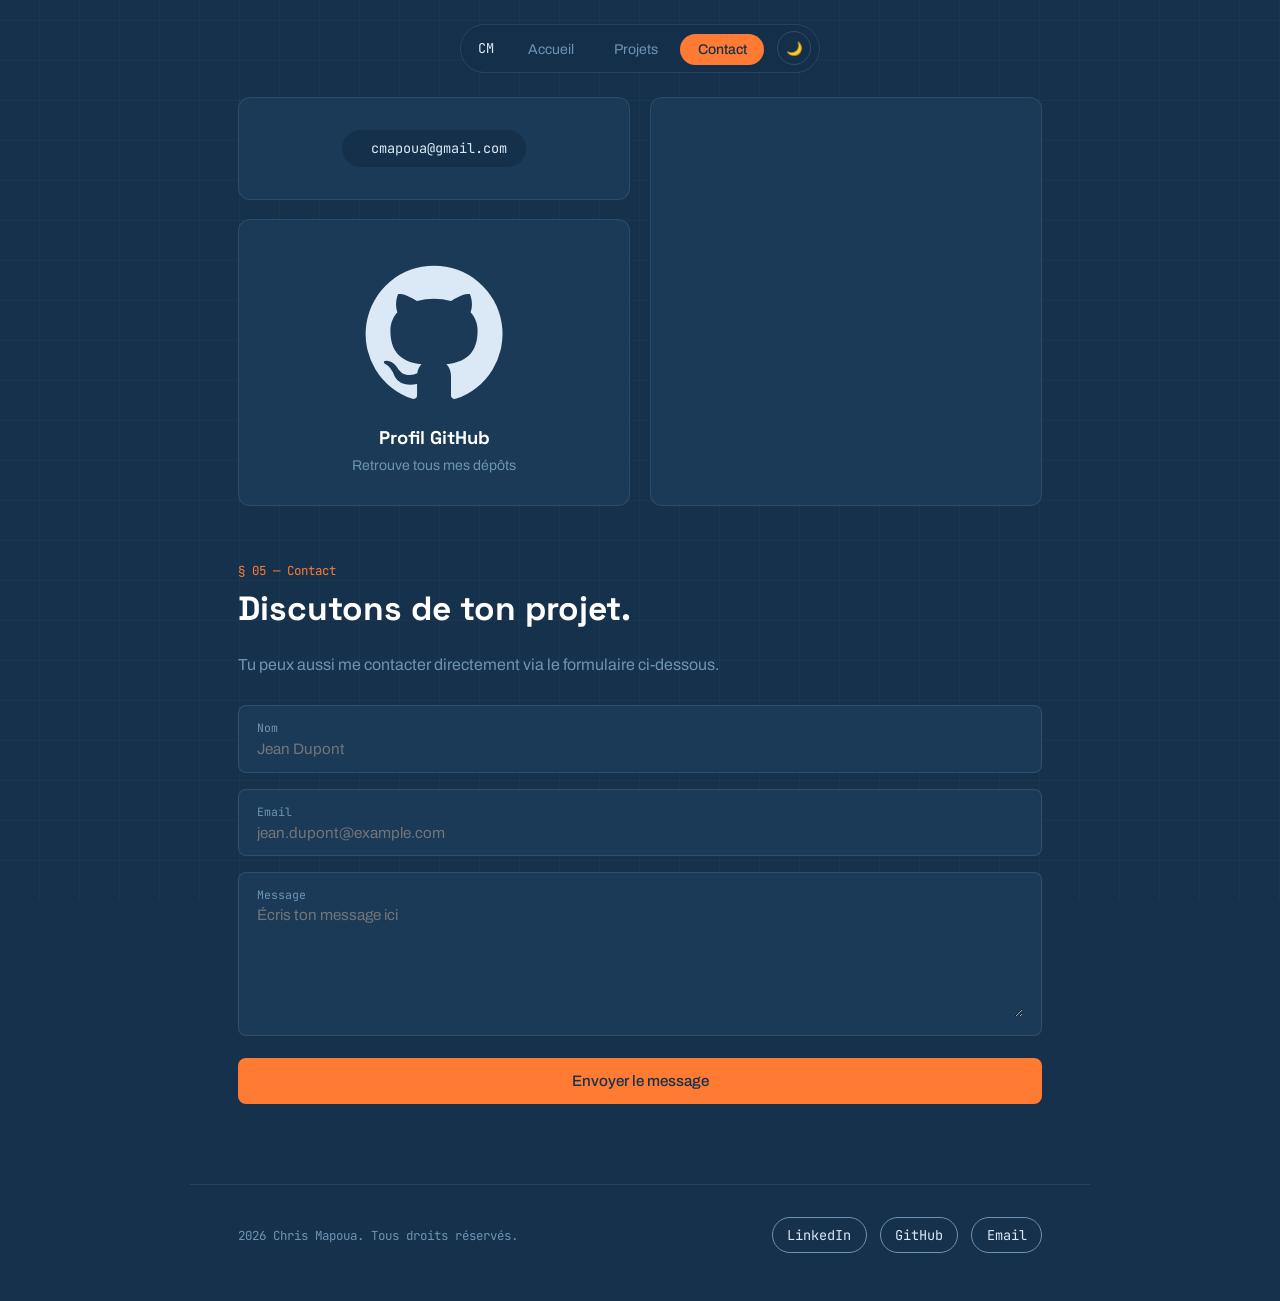
<file: contact.html>
<!DOCTYPE html>
<html lang="fr">
<head>
  <meta charset="UTF-8">
  <meta name="viewport" content="width=device-width, initial-scale=1.0">
  <meta name="description" content="Contacter Chris Mapoua, développeur front-end">
  <title>Contact — Chris Mapoua</title>
  <link rel="preconnect" href="https://fonts.googleapis.com">
  <link rel="preconnect" href="https://fonts.gstatic.com" crossorigin>
  <link href="https://fonts.googleapis.com/css2?family=Space+Grotesk:wght@400;500;700&family=Archivo:wght@400;500&family=JetBrains+Mono:wght@400;500&display=swap" rel="stylesheet">
  <link rel="stylesheet" href="style.css">
</head>

<body>

  <header>
    <nav aria-label="Navigation principale">
      <a href="index.html" class="logo">CM</a>
      <ul class="nav-links">
        <li><a href="index.html">Accueil</a></li>
        <li><a href="projects.html">Projets</a></li>
        <li><a href="contact.html" class="active">Contact</a></li>
      </ul>
      <button id="theme-toggle" aria-label="Changer le thème clair/sombre">🌙</button>
    </nav>
  </header>

  <main>
    <div class="contact-grid reveal">
      <div class="contact-card contact-card--email">
        <a class="email-pill" href="mailto:cmapoua@gmail.com">
          <svg viewBox="0 0 24 24" fill="none" stroke="currentColor" stroke-width="1.8" aria-hidden="true">
            <rect x="3" y="5" width="18" height="14" rx="2"/><path d="m3 7 9 6 9-6"/>
          </svg>
          cmapoua@gmail.com
        </a>
      </div>

      <div class="contact-card contact-card--github">
        <a href="https://github.com/Chrix162" target="_blank" rel="noopener">
          <svg viewBox="0 0 24 24" fill="currentColor" aria-hidden="true"><path d="M12 2a10 10 0 0 0-3.16 19.49c.5.09.68-.22.68-.48v-1.7c-2.78.6-3.37-1.34-3.37-1.34-.46-1.16-1.11-1.47-1.11-1.47-.91-.62.07-.6.07-.6 1 .07 1.53 1.03 1.53 1.03.9 1.52 2.34 1.08 2.91.83.09-.65.35-1.08.63-1.33-2.22-.25-4.56-1.11-4.56-4.94 0-1.09.39-1.98 1.03-2.68-.1-.25-.45-1.27.1-2.65 0 0 .84-.27 2.75 1.02a9.6 9.6 0 0 1 5 0c1.91-1.3 2.75-1.02 2.75-1.02.55 1.38.2 2.4.1 2.65.64.7 1.03 1.59 1.03 2.68 0 3.84-2.34 4.68-4.57 4.93.36.31.68.92.68 1.85v2.74c0 .27.18.58.69.48A10 10 0 0 0 12 2Z"/></svg>
          <h3>Profil GitHub</h3>
          <p>Retrouve tous mes dépôts</p>
        </a>
      </div>

      <div class="contact-card contact-card--linkedin">
        <a href="https://linkedin.com/in/chris-mapoua" target="_blank" rel="noopener" aria-label="Profil LinkedIn">
          <svg viewBox="0 0 24 24" fill="currentColor" aria-hidden="true"><path d="M4.98 3.5a2.5 2.5 0 1 1 0 5 2.5 2.5 0 0 1 0-5ZM3 9h4v12H3zM9 9h3.8v1.7h.05c.53-1 1.83-2.05 3.77-2.05 4.03 0 4.78 2.65 4.78 6.1V21h-4v-5.7c0-1.36-.02-3.1-1.9-3.1-1.9 0-2.19 1.48-2.19 3v5.8H9z"/></svg>
        </a>
      </div>
    </div>

    <span class="section-eyebrow" style="margin-top: 0;">§ 05 — Contact</span>
    <h2>Discutons de ton projet.</h2>
    <p style="color: var(--line-dim); margin-bottom: 1rem;">
      Tu peux aussi me contacter directement via le formulaire ci-dessous.
    </p>

    <form class="reveal">
      <div class="field">
        <label for="name">Nom</label>
        <input type="text" id="name" name="name" placeholder="Jean Dupont" required>
      </div>
      <div class="field">
        <label for="email">Email</label>
        <input type="email" id="email" name="email" placeholder="jean.dupont@example.com" required>
      </div>
      <div class="field">
        <label for="message">Message</label>
        <textarea id="message" name="message" placeholder="Écris ton message ici" required></textarea>
      </div>
      <button type="submit" class="submit">Envoyer le message</button>
    </form>
  </main>

  <footer>
    <small><span id="copyright-year">2026</span> Chris Mapoua. Tous droits réservés.</small>
    <ul class="socials">
      <li><a href="https://linkedin.com/in/chris-mapoua" target="_blank" rel="noopener noreferrer" aria-label="LinkedIn">LinkedIn</a></li>
      <li><a href="https://github.com/Chrix162" target="_blank" rel="noopener noreferrer" aria-label="GitHub">GitHub</a></li>
      <li><a href="mailto:cmapoua@gmail.com" aria-label="Email">Email</a></li>
    </ul>
  </footer>

  <script src="script.js"></script>
</body>
</html>
</file>
<file: style.css>
/* =========================================================
   Chris Mapoua — Portfolio — style.css
   Design system "Blueprint" (Accueil, Projets, Contact)
========================================================= */

/* ---------------------------------------------------------
   1. VARIABLES ET THÈMES
--------------------------------------------------------- */
:root {
  /* Couleurs Mode Sombre (Défaut) */
  --bg: #16314c;
  --bg-2: #1c3c5c;
  --panel: #1a3a58;
  --panel-2: #14304a;
  --line: #dbe9f6;
  --line-dim: #6f94b3;
  --orange: #ff7a33;
  --heading: #ffffff;
  --grid-line: rgba(219,233,246,0.06);
  
  /* Typographie */
  --font-display: 'Space Grotesk', sans-serif;
  --font-body: 'Archivo', sans-serif;
  --font-mono: 'JetBrains Mono', monospace;
}

/* Couleurs Mode Clair (Activé via le bouton 🌙/☀️) */
body[data-theme="light"] {
  --bg: #f4f7fa;
  --panel: #ffffff;
  --panel-2: #eef2f6;
  --line: #16314c;
  --line-dim: #5b7a95;
  --heading: #10151b;
  --grid-line: rgba(16,21,27,0.08);
}

/* ---------------------------------------------------------
   2. CONFIGURATION DE BASE
--------------------------------------------------------- */
* { 
  box-sizing: border-box; 
  margin: 0; 
  padding: 0; 
}

html { 
  scroll-behavior: smooth; /* Permet un défilement doux vers les ancres */
}

body {
  background: var(--bg);
  color: var(--line);
  font-family: var(--font-body);
  min-height: 100vh;
  position: relative;
}

/* Grille en arrière-plan (Style Blueprint) */
body::before {
  content: '';
  position: fixed;
  inset: 0;
  z-index: -1;
  background-image:
    repeating-linear-gradient(0deg, transparent, transparent 39px, var(--grid-line) 40px),
    repeating-linear-gradient(90deg, transparent, transparent 39px, var(--grid-line) 40px);
}

a { color: inherit; }

/* Conteneur principal qui centre le contenu sur toutes les pages */
main { 
  max-width: 900px; 
  margin: 0 auto; 
  padding: 0 clamp(1.5rem, 6vw, 3rem) 5rem; 
}

/* ---------------------------------------------------------
   3. NAVIGATION (HEADER)
--------------------------------------------------------- */
header { 
  position: sticky; 
  top: 1.5rem; 
  z-index: 50; 
  display: flex; 
  justify-content: center; 
  margin-bottom: 3rem; 
}

header nav {
  display: flex;
  align-items: center;
  gap: 0.4rem;
  background: rgba(20, 48, 74, 0.85);
  backdrop-filter: blur(10px); /* Flou derrière la navbar */
  border: 1px solid rgba(219,233,246,0.1);
  border-radius: 999px;
  padding: 0.4rem 0.5rem 0.4rem 1.1rem;
}

header .logo {
  font-family: var(--font-mono);
  font-size: 0.85rem;
  text-decoration: none;
  margin-right: 0.6rem;
}

.nav-links { display: flex; gap: 0.3rem; list-style: none; }
.nav-links a {
  font-family: var(--font-body);
  font-size: 0.88rem;
  color: var(--line-dim);
  text-decoration: none;
  padding: 0.5rem 1.1rem;
  border-radius: 999px;
  position: relative;
  outline: none;
  transition: transform 0.3s cubic-bezier(0.16, 1, 0.3, 1), color 0.3s ease, background-color 0.3s ease;
}

.nav-links a.active { background: var(--orange); color: var(--bg); font-weight: 500; }

/* Bouton Dark/Light mode */
#theme-toggle {
  margin-left: 0.4rem;
  width: 34px; height: 34px;
  border-radius: 50%;
  border: 1px solid rgba(219,233,246,0.15);
  background: transparent;
  color: var(--line);
  cursor: pointer;
  position: relative;
  transition: transform 0.3s cubic-bezier(0.16, 1, 0.3, 1), color 0.3s ease, background-color 0.3s ease;
}

/* --- Effet au survol : Contour Jaune Extensible (Style Horizon) --- */
.nav-links a::after,
#theme-toggle::after {
  content: '';
  position: absolute;
  inset: -3px;
  border: 2px solid #ffcc00; /* Contour jaune */
  border-radius: 999px;
  opacity: 0;
  transform: scale(0.85);
  transition: transform 0.3s cubic-bezier(0.16, 1, 0.3, 1), opacity 0.3s ease;
  pointer-events: none;
}

.nav-links a:hover, #theme-toggle:hover { transform: scale(1.05); color: #ffcc00; }
.nav-links a:hover::after, #theme-toggle:hover::after { opacity: 1; transform: scale(1); }
.nav-links a.active:hover { color: var(--bg); }
.nav-links a.active::after { border-color: var(--orange); } /* L'onglet actif garde le contour orange */

/* ---------------------------------------------------------
   4. SECTION ACCUEIL (HERO)
--------------------------------------------------------- */
/* Flexbox pour aligner le texte à gauche et la photo à droite */
.hero {
  display: flex;
  align-items: center;
  justify-content: space-between;
  gap: 40px;
  min-height: 75vh;
}

.hero-text { max-width: 600px; }
.hero h1 { font-family: var(--font-display); font-weight: 700; font-size: clamp(1.9rem, 5vw, 2.6rem); color: var(--heading); }
.hero .role { font-family: var(--font-mono); font-size: 0.92rem; color: var(--orange); margin-top: 0.3rem; margin-bottom: 1rem; }
.intro { line-height: 1.7; color: var(--line); opacity: 0.88; font-size: 1.02rem; }

/* Conteneur de la photo pour qu'elle ne se rétrécisse pas */
.hero-photo-wrapper { flex-shrink: 0; }

/* --- Style Polaroid (Photo Encadrée) --- */
.polaroid-photo-container {
 background: rgba(26, 58, 88, 0.35); /* Fond bleu très transparent */
  backdrop-filter: blur(10px); /* Floute ce qui est derrière le cadre */
  padding: 12px 12px 36px 12px;
  border: 1px solid rgba(255, 122, 51, 0.4); /* Contour orange léger */
  border-radius: 8px; 
  box-shadow: 0 8px 32px rgba(0, 0, 0, 0.3);
  transform: rotate(-2deg);
  transition: transform 0.3s cubic-bezier(0.16, 1, 0.3, 1), box-shadow 0.3s ease;
  display: inline-block;
  max-width: 260px;
}
.polaroid-img { width: 100%; height: auto; object-fit: cover; border-radius: 2px; display: block; }
.polaroid-photo-container:hover { transform: rotate(0deg) translateY(-6px); box-shadow: 6px 14px 28px rgba(0, 0, 0, 0.4); }

/* --- Liens Sociaux --- */
.socials { display: flex; gap: 0.8rem; list-style: none; margin-top: 1.6rem; flex-wrap: wrap; }
.socials a {
  display: inline-flex; align-items: center; gap: 0.4rem;
  font-family: var(--font-mono); font-size: 0.85rem;
  text-decoration: none;
  border: 1px solid var(--line-dim);
  padding: 0.5rem 0.9rem;
  border-radius: 999px;
  transition: transform 0.25s ease, border-color 0.25s ease, background-color 0.25s ease, color 0.25s ease;
}
.socials a:hover { transform: translateY(-3px); border-color: var(--orange); background-color: rgba(255, 122, 51, 0.15); color: var(--orange); }
.socials svg { width: 16px; height: 16px; }

/* ---------------------------------------------------------
   5. COMPOSANTS DE SECTION (Titres, Onglets, Compétences)
--------------------------------------------------------- */
/* Mini-titres orange au dessus de chaque section */
.section-eyebrow { font-family: var(--font-mono); font-size: 0.78rem; color: var(--orange); margin-top: 3.5rem; display: block; }
h2 { font-family: var(--font-display); font-size: clamp(1.6rem, 4vw, 2.1rem); color: var(--heading); margin: 0.5rem 0 1.6rem 0; }

/* Onglets Work / Education */
.tabs { display: flex; gap: 0.5rem; margin-bottom: 1.6rem; }
.tab-btn {
  font-family: var(--font-mono); font-size: 0.85rem; color: var(--line-dim);
  background: transparent; border: 1px solid var(--line-dim);
  padding: 0.5rem 1.1rem; border-radius: 6px; cursor: pointer;
  transition: transform 0.25s ease, border-color 0.25s ease, background-color 0.25s ease, color 0.25s ease;
}
.tab-btn:hover, .tab-btn.active { border-color: var(--orange); color: var(--orange); }
.tab-btn:hover { transform: translateY(-3px); background-color: rgba(255, 122, 51, 0.15); }
.tab-content.hidden { display: none; }

/* Frise chronologique */
.timeline { list-style: none; display: flex; flex-direction: column; gap: 1.2rem; }
.entry { background: var(--panel); border: 1px solid rgba(219,233,246,0.1); border-radius: 10px; padding: 1.6rem; }
.entry-logo { width: 36px; height: 36px; border-radius: 6px; object-fit: contain; background: var(--panel-2); padding: 4px; margin-bottom: 0.8rem; }
.entry h3 { font-family: var(--font-display); font-size: 1.15rem; color: var(--heading); }
.role-row { display: flex; flex-wrap: wrap; justify-content: space-between; align-items: baseline; gap: 0.5rem; margin-top: 0.6rem; }
.role-row .role { font-family: var(--font-mono); font-size: 0.85rem; color: var(--orange); }
.role-row .dates { font-family: var(--font-mono); font-size: 0.78rem; color: var(--line-dim); }
.entry ul { margin-top: 0.9rem; padding-left: 1.2rem; display: flex; flex-direction: column; gap: 0.5rem; }
.entry li { font-size: 0.92rem; line-height: 1.55; color: var(--line); opacity: 0.85; }

/* Grille de compétences (Accueil) */
.skills-grid { display: grid; grid-template-columns: repeat(auto-fill, minmax(90px, 1fr)); gap: 1rem; list-style: none; }
.skills-grid li {
  background: var(--panel); border: 1px solid rgba(219,233,246,0.1);
  border-radius: 8px; padding: 1rem 0.6rem;
  display: flex; flex-direction: column; align-items: center; gap: 0.5rem;
  transition: transform 0.25s ease, border-color 0.25s ease, background-color 0.25s ease;
}
.skills-grid li:hover { transform: translateY(-4px); border-color: var(--orange); background-color: rgba(255, 122, 51, 0.12); }
.skill-icon { width: 30px; height: 30px; }
.skill-icon--invert { filter: invert(1); } /* Force le logo Vercel en blanc */
.skills-grid span { font-family: var(--font-mono); font-size: 0.75rem; color: var(--line-dim); }

/* ---------------------------------------------------------
   6. PROJETS (Cartes Index + Page Projets Complète)
--------------------------------------------------------- */
/* 6.1 Cartes d'aperçu (Accueil) */
.projects-grid { display: grid; grid-template-columns: repeat(auto-fit, minmax(240px, 1fr)); gap: 1.2rem; }
.project-card {
  background: var(--panel); border: 1px solid rgba(219,233,246,0.1); border-radius: 10px; padding: 1.4rem;
  transition: transform 0.3s cubic-bezier(0.16, 1, 0.3, 1), border-color 0.3s ease, box-shadow 0.3s ease;
}
.project-card:hover { transform: translateY(-6px); border-color: var(--orange); box-shadow: 0 10px 24px -8px rgba(0, 0, 0, 0.3); }
.project-card h3 { font-family: var(--font-display); font-size: 1.1rem; }
.card-link { text-decoration: none; color: var(--heading); }
.card-link:hover { color: var(--orange); }
.project-card p { margin-top: 0.6rem; font-size: 0.9rem; line-height: 1.55; opacity: 0.82; }
.stack-badges { list-style: none; display: flex; flex-wrap: wrap; gap: 0.4rem; margin-top: 0.9rem; }
.stack-badges li { font-family: var(--font-mono); font-size: 0.68rem; border: 1px solid var(--line-dim); padding: 0.25rem 0.6rem; border-radius: 3px; }

/* Bouton "Voir tous les projets" */
.see-more {
  display: inline-block; margin-top: 1.6rem; font-family: var(--font-mono); font-size: 0.9rem;
  color: var(--orange); text-decoration: none; border-bottom: 1px dashed var(--orange);
  transition: transform 0.25s ease, background-color 0.25s ease;
}
.see-more:hover { transform: translateY(-3px); background-color: rgba(255, 122, 51, 0.15); }

/* 6.2 Projets détaillés (Page Projets) */
.project-full {
  display: grid; grid-template-columns: 1fr 1fr; gap: 1.4rem; margin-bottom: 3rem;
  transition: transform 0.3s cubic-bezier(0.16, 1, 0.3, 1);
}
.project-full:hover { transform: translateY(-6px); }

/* Zones internes du projet détaillé */
.project-full .shot, .project-full .info-panel, .project-full .link-panel { transition: border-color 0.3s ease, box-shadow 0.3s ease; }
.project-full:hover .shot, .project-full:hover .info-panel { border-color: var(--orange); box-shadow: 0 12px 28px -10px rgba(0, 0, 0, 0.35); }

.project-full .shot {
  border: 1.5px dashed var(--line-dim); border-radius: 8px; min-height: 280px;
  background: repeating-linear-gradient(45deg, transparent, transparent 9px, rgba(219,233,246,0.05) 9px, rgba(219,233,246,0.05) 10px);
  display: flex; align-items: center; justify-content: center; position: relative; overflow: hidden;
}
.shot img { width: 100%; height: 100%; object-fit: cover; }
.shot-label { display: flex; flex-direction: column; align-items: center; gap: 0.5rem; color: var(--line-dim); font-family: var(--font-mono); font-size: 0.75rem; }

.project-full .side { display: flex; flex-direction: column; gap: 1.2rem; }
.info-panel { background: var(--panel); border: 1px solid rgba(219,233,246,0.1); border-radius: 8px; padding: 1.6rem; flex-grow: 1; }
.info-panel h3 { font-family: var(--font-display); font-size: 1.4rem; color: var(--heading); }
.info-panel p { margin-top: 0.7rem; line-height: 1.6; opacity: 0.85; font-size: 0.92rem; }

.link-panel { background: var(--panel-2); border: 1px solid rgba(219,233,246,0.1); border-radius: 8px; display: flex; align-items: center; justify-content: center; padding: 1.4rem; }
.link-panel a { color: var(--orange); }
.link-panel a:hover { color: var(--heading); }
.link-panel svg { width: 30px; height: 30px; }

/* ---------------------------------------------------------
   7. CONTACT (Aperçu + Page Complète)
--------------------------------------------------------- */
.contact { margin-top: 3.5rem; }
.contact p { color: var(--line-dim); margin-bottom: 1rem; }
.contact > a { display: inline-block; font-family: var(--font-mono); color: var(--orange); text-decoration: none; border-bottom: 1px dashed var(--orange); }

.contact-grid { display: grid; grid-template-columns: 1fr 1fr; grid-template-rows: auto auto; gap: 1.2rem; margin-bottom: 3.5rem; }
.contact-card {
  background: var(--panel); border: 1px solid rgba(219,233,246,0.1); border-radius: 12px;
  display: flex; align-items: center; justify-content: center; text-align: center; padding: 2rem;
  transition: border-color 0.2s ease;
}
.contact-card:hover { border-color: var(--orange); }
.contact-card--email { grid-column: 1; grid-row: 1; }
.contact-card--github { grid-column: 1; grid-row: 2; flex-direction: column; gap: 0.6rem; }
.contact-card--linkedin { grid-column: 2; grid-row: 1 / 3; }

.email-pill {
  display: inline-flex; align-items: center; gap: 0.6rem; font-family: var(--font-mono); font-size: 0.85rem;
  background: var(--panel-2); border-radius: 999px; padding: 0.6rem 1.2rem; text-decoration: none;
  transition: transform 0.25s ease, background-color 0.25s ease, color 0.25s ease;
}
.email-pill:hover { transform: translateY(-3px); background: rgba(255, 122, 51, 0.15); color: var(--orange); }

.contact-card--github a { text-decoration: none; color: inherit; display: flex; flex-direction: column; align-items: center; gap: 0.6rem; }
.contact-card--github h3 { font-family: var(--font-display); font-size: 1.15rem; color: var(--heading); }
.contact-card--github p { font-size: 0.88rem; color: var(--line-dim); }

.contact-card--linkedin a { color: var(--line); display: flex; align-items: center; justify-content: center; }
.contact-card--linkedin a:hover svg { color: var(--orange); }

/* Formulaire */
form { margin-top: 2rem; display: flex; flex-direction: column; gap: 1rem; }
.field { background: var(--panel); border: 1px solid rgba(219,233,246,0.12); border-radius: 8px; padding: 0.9rem 1.1rem; transition: border-color 0.2s ease; }
.field:focus-within { border-color: var(--orange); }
.field label { display: block; font-family: var(--font-mono); font-size: 0.72rem; color: var(--line-dim); margin-bottom: 0.3rem; }
.field input, .field textarea { width: 100%; background: transparent; border: none; outline: none; color: var(--line); font-family: var(--font-body); font-size: 0.95rem; }
.field textarea { resize: vertical; min-height: 110px; }
.submit {
  margin-top: 0.4rem; background: var(--orange); color: var(--bg); border: none; border-radius: 8px; padding: 0.95rem;
  font-family: var(--font-body); font-weight: 500; font-size: 0.95rem; cursor: pointer;
  transition: transform 0.25s ease, background-color 0.25s ease;
}
.submit:hover { transform: translateY(-3px); background: #ff8f52; }

/* ---------------------------------------------------------
   8. ANIMATIONS (Scroll)
--------------------------------------------------------- */
/* L'élément est initialement caché et abaissé */
.reveal {
  opacity: 0;
  transform: translateY(30px) scale(0.98);
  transition: opacity 0.7s cubic-bezier(0.16, 1, 0.3, 1), transform 0.7s cubic-bezier(0.16, 1, 0.3, 1);
}
/* Le script.js ajoute cette classe pour faire apparaître l'élément en douceur */
.reveal.is-visible { opacity: 1; transform: translateY(0) scale(1); }

/* ---------------------------------------------------------
   9. FOOTER
--------------------------------------------------------- */
footer {
  max-width: 900px; margin: 0 auto; padding: 2rem clamp(1.5rem, 6vw, 3rem) 3rem;
  display: flex; justify-content: space-between; align-items: center; flex-wrap: wrap; gap: 1rem;
  border-top: 1px solid rgba(219,233,246,0.1);
}
footer small { font-family: var(--font-mono); font-size: 0.78rem; color: var(--line-dim); }
footer .socials { margin-top: 0; }

/* ---------------------------------------------------------
   10. RESPONSIVE (Écrans Mobiles)
--------------------------------------------------------- */
@media (max-width: 768px) {
  /* La section Hero passe en colonne sur mobile */
  .hero { flex-direction: column-reverse; text-align: center; gap: 20px; }
  .socials { justify-content: center; }
}

@media (max-width: 700px) {
  .project-full { grid-template-columns: 1fr; }
  .project-full .shot { min-height: 200px; }
}

@media (max-width: 640px) {
  .contact-grid { grid-template-columns: 1fr; grid-template-rows: auto; }
  .contact-card--email, .contact-card--github, .contact-card--linkedin { grid-column: 1; grid-row: auto; }
  .contact-card--linkedin { min-height: 150px; }
  .role-row { flex-direction: column; align-items: flex-start; }
  footer { flex-direction: column; text-align: center; }
}
</file>
